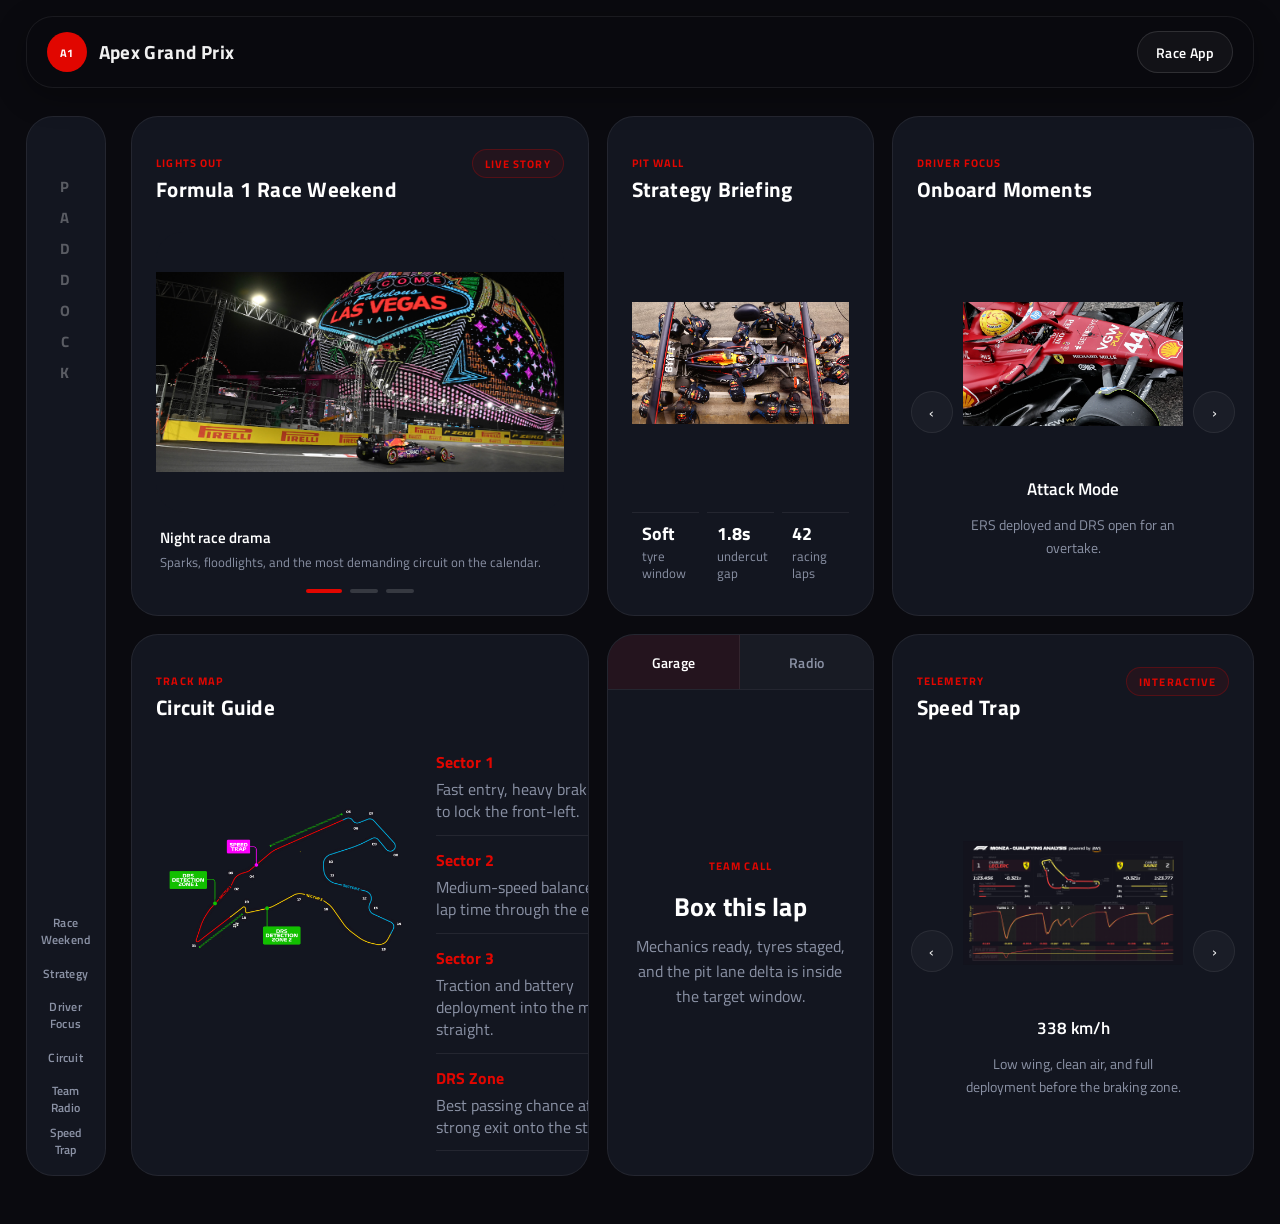
<file: index.html>
<!DOCTYPE html>
<html lang="en">
<head>
  <meta charset="UTF-8">
  <meta name="viewport" content="width=device-width, initial-scale=1.0">
  <title>Apex Grand Prix Hub</title>
  <meta name="description" content="Apex Grand Prix Hub - Formula 1 race weekends, pit strategy, driver focus, circuit guides, and telemetry data.">
  <link rel="preconnect" href="https://fonts.googleapis.com">
  <link rel="preconnect" href="https://fonts.gstatic.com" crossorigin>
  <link href="https://fonts.googleapis.com/css2?family=Titillium+Web:wght@400;600;700&display=swap" rel="stylesheet">
  <link rel="stylesheet" href="styles.css">
</head>
<body class="site-page">
  <header class="site-header">
    <button class="icon-button menu-button" type="button" aria-label="Toggle paddock menu" aria-expanded="false" aria-controls="siteSidebar" title="Menu" data-menu-toggle>
      <span></span>
      <span></span>
      <span></span>
    </button>

    <a class="brand" href="index.html" aria-label="Apex Grand Prix home">
      <span class="brand-mark" aria-hidden="true">A1</span>
      <span>Apex Grand Prix</span>
    </a>

    <nav class="header-actions" aria-label="Page links">
      <a href="mobile.html">Race App</a>
    </nav>
  </header>

  <div class="page-shell">
    <aside class="sidebar" id="siteSidebar" aria-label="Paddock navigation" data-sidebar>
      <button class="icon-button sidebar-close" type="button" aria-label="Close sidebar" title="Close" data-menu-close>&times;</button>

      <div class="sidebar-word" aria-hidden="true">
        <span>P</span>
        <span>A</span>
        <span>D</span>
        <span>D</span>
        <span>O</span>
        <span>C</span>
        <span>K</span>
      </div>

      <nav class="sidebar-menu" aria-label="Race sections">
        <a href="#race-weekend">Race Weekend</a>
        <a href="#strategy">Strategy</a>
        <a href="#driver-focus">Driver Focus</a>
        <a href="#circuit">Circuit</a>
        <a href="#team-radio">Team Radio</a>
        <a href="#speed-trap">Speed Trap</a>
      </nav>
    </aside>

    <button class="page-backdrop" type="button" aria-label="Dismiss sidebar" data-menu-backdrop></button>

    <main class="desktop-grid" aria-label="Formula 1 race dashboard">
      <section class="panel hero-panel" id="race-weekend" data-carousel>
        <div class="panel-heading">
          <div>
            <span class="eyebrow">Lights Out</span>
            <h1>Formula 1 Race Weekend</h1>
          </div>
          <span class="panel-tag">Live Story</span>
        </div>

        <div class="carousel-stage race-carousel">
          <article class="carousel-slide is-active">
            <img src="sciqus-images/nightrace.png" alt="Formula 1 night race under floodlights with sparks flying from cars">
            <div class="slide-caption">
              <strong>Night race drama</strong>
              <span>Sparks, floodlights, and the most demanding circuit on the calendar.</span>
            </div>
          </article>

          <article class="carousel-slide">
            <img src="sciqus-images/Activeaero.webp" alt="Formula 1 car with active aerodynamic elements deployed at high speed">
            <div class="slide-caption">
              <strong>Active aero</strong>
              <span>Adaptive wings shift in real time, balancing downforce and top-end speed.</span>
            </div>
          </article>

          <article class="carousel-slide">
            <img src="sciqus-images/pitstop.webp.avif" alt="Formula 1 pit stop crew changing tyres in under three seconds">
            <div class="slide-caption">
              <strong>Pit stop precision</strong>
              <span>Sub-three-second service by the pit crew.</span>
            </div>
          </article>
        </div>

        <div class="carousel-dots" aria-label="Race story slides">
          <button class="is-active" type="button" aria-label="Show night race slide" data-carousel-dot></button>
          <button type="button" aria-label="Show active aero slide" data-carousel-dot></button>
          <button type="button" aria-label="Show pit stop slide" data-carousel-dot></button>
        </div>
      </section>

      <section class="panel strategy-panel" id="strategy">
        <div class="panel-heading">
          <div>
            <span class="eyebrow">Pit Wall</span>
            <h2>Strategy Briefing</h2>
          </div>
        </div>

        <img class="panel-image" src="sciqus-images/pitstop.webp.avif" alt="Formula 1 pit stop with mechanics servicing the car">

        <div class="metric-row">
          <span><strong>Soft</strong> tyre window</span>
          <span><strong>1.8s</strong> undercut gap</span>
          <span><strong>42</strong> racing laps</span>
        </div>
      </section>

      <section class="panel driver-panel" id="driver-focus" data-slider>
        <div class="panel-heading">
          <div>
            <span class="eyebrow">Driver Focus</span>
            <h2>Onboard Moments</h2>
          </div>
        </div>

        <div class="slider-shell">
          <button class="icon-button slider-arrow" type="button" aria-label="Previous slide" title="Previous" data-slider-prev>&lsaquo;</button>
          <div class="slider-window">
            <article class="slider-slide is-active">
              <img src="sciqus-images/cockpit.webp" alt="Formula 1 driver seated in cockpit ready for race start">
              <h3>Attack Mode</h3>
              <p>ERS deployed and DRS open for an overtake.</p>
            </article>
            <article class="slider-slide">
              <img src="sciqus-images/HelmetDesign.jpg" alt="Formula 1 racing helmet with custom livery design">
              <h3>Helmet Design</h3>
              <p>Lightweight carbon fiber shell weighing just 1.25 kg.</p>
            </article>
            <article class="slider-slide">
              <img src="sciqus-images/steeringwheel.png.webp" alt="Formula 1 steering wheel with buttons, rotary dials and display">
              <h3>Steering Wheel</h3>
              <p>25+ buttons, rotary dials, and an LED display.</p>
            </article>
          </div>
          <button class="icon-button slider-arrow" type="button" aria-label="Next slide" title="Next" data-slider-next>&rsaquo;</button>
        </div>
      </section>

      <section class="panel circuit-panel" id="circuit">
        <div class="panel-heading">
          <div>
            <span class="eyebrow">Track Map</span>
            <h2>Circuit Guide</h2>
          </div>
        </div>

        <div class="circuit-layout">
          <img src="sciqus-images/Belgium_Circuit.webp.avif" alt="Spa-Francorchamps circuit aerial view showing the famous Eau Rouge corner">
          <div class="circuit-notes">
            <article>
              <strong>Sector 1</strong>
              <span>Fast entry, heavy braking, easy to lock the front-left.</span>
            </article>
            <article>
              <strong>Sector 2</strong>
              <span>Medium-speed balance decides lap time through the esses.</span>
            </article>
            <article>
              <strong>Sector 3</strong>
              <span>Traction and battery deployment into the main straight.</span>
            </article>
            <article>
              <strong>DRS Zone</strong>
              <span>Best passing chance after a strong exit onto the straight.</span>
            </article>
          </div>
        </div>
      </section>

      <section class="panel radio-panel" id="team-radio" data-tab-group>
        <div class="tabs" role="tablist" aria-label="Team radio tabs">
          <button class="tab is-active" type="button" role="tab" aria-selected="true" aria-controls="web-panel-a" id="web-tab-a" data-tab>Garage</button>
          <button class="tab" type="button" role="tab" aria-selected="false" aria-controls="web-panel-b" id="web-tab-b" data-tab>Radio</button>
        </div>

        <div class="tab-content">
          <article class="tab-panel is-active" id="web-panel-a" role="tabpanel" aria-labelledby="web-tab-a" data-tab-panel>
            <span class="eyebrow">Team Call</span>
            <h2>Box this lap</h2>
            <p>Mechanics ready, tyres staged, and the pit lane delta is inside the target window.</p>
          </article>
          <article class="tab-panel" id="web-panel-b" role="tabpanel" aria-labelledby="web-tab-b" data-tab-panel>
            <span class="eyebrow">Driver Radio</span>
            <h2>Push now</h2>
            <p>Battery available, traffic clear, and the rival ahead is losing rear grip.</p>
          </article>
        </div>
      </section>

      <section class="panel speed-panel" id="speed-trap" data-slider>
        <div class="panel-heading">
          <div>
            <span class="eyebrow">Telemetry</span>
            <h2>Speed Trap</h2>
          </div>
          <span class="panel-tag">Interactive</span>
        </div>

        <div class="wide-slider">
          <button class="icon-button slider-arrow" type="button" aria-label="Previous item" title="Previous" data-slider-prev>&lsaquo;</button>
          <div class="wide-slider-window">
            <article class="slider-slide is-active">
              <img src="sciqus-images/Telemetry.png" alt="Formula 1 telemetry data overlay showing speed, throttle and brake traces">
              <h3>338 km/h</h3>
              <p>Low wing, clean air, and full deployment before the braking zone.</p>
            </article>
            <article class="slider-slide">
              <img src="sciqus-images/Speedtrap.jpg.webp" alt="Formula 1 car passing through speed trap sensor at maximum velocity">
              <h3>2.4s stop</h3>
              <p>Sub-three-second service keeps the car ahead after the stop cycle.</p>
            </article>
            <article class="slider-slide">
              <img src="sciqus-images/0.21launch.jpg" alt="Formula 1 car launching off the grid with tyre smoke at race start">
              <h3>0.21s launch</h3>
              <p>Reaction time and wheelspin control decide the run to turn one.</p>
            </article>
          </div>
          <button class="icon-button slider-arrow" type="button" aria-label="Next item" title="Next" data-slider-next>&rsaquo;</button>
        </div>
      </section>
    </main>
  </div>

  <script src="script.js"></script>
</body>
</html>
</file>
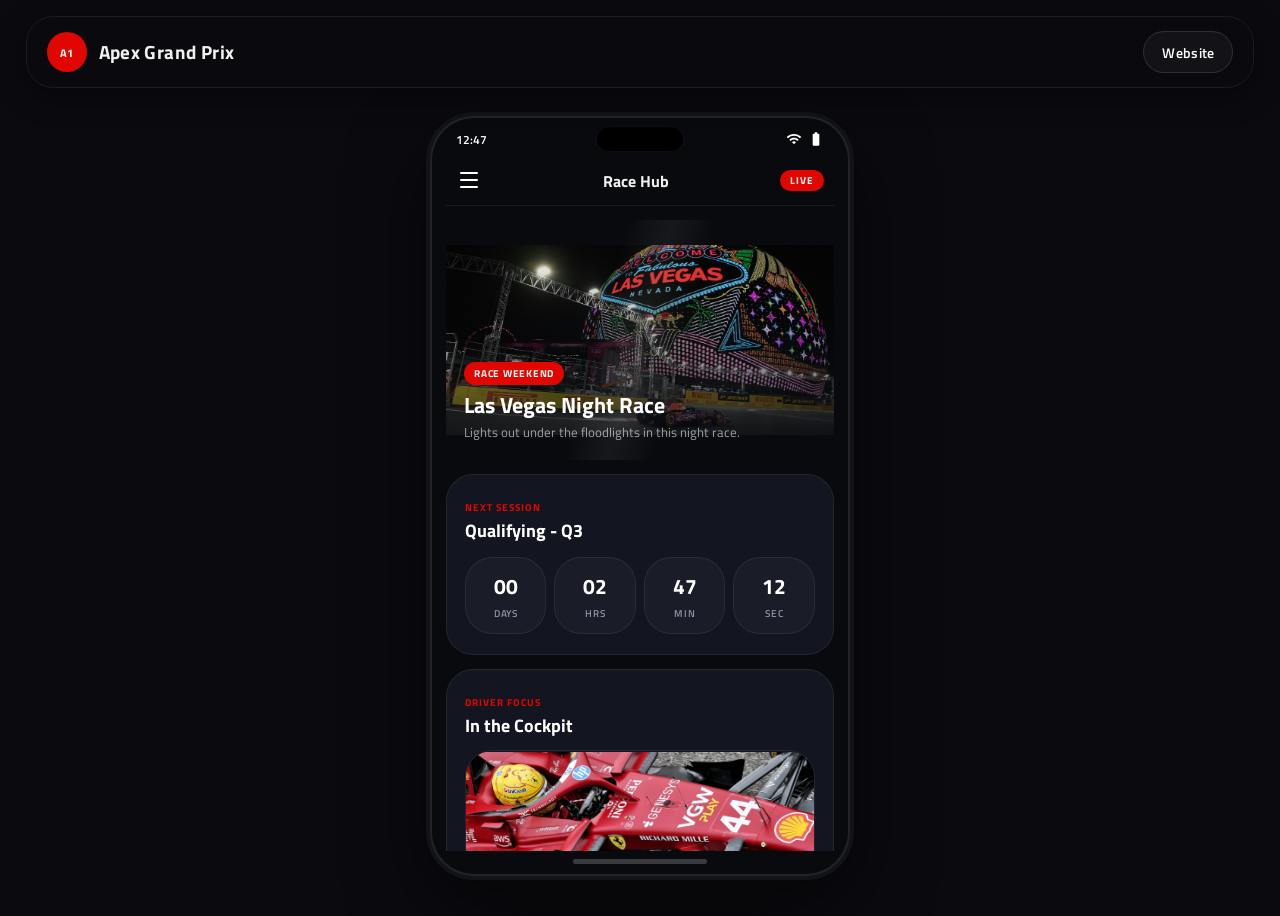
<file: mobile.html>
<!DOCTYPE html>
<html lang="en">
<head>
  <meta charset="UTF-8">
  <meta name="viewport" content="width=device-width, initial-scale=1.0">
  <title>Apex Grand Prix Race App</title>
  <meta name="description" content="Formula 1 mobile race app experience with live race data, driver profiles, pit strategy, and circuit telemetry.">
  <link rel="preconnect" href="https://fonts.googleapis.com">
  <link rel="preconnect" href="https://fonts.gstatic.com" crossorigin>
  <link href="https://fonts.googleapis.com/css2?family=Titillium+Web:wght@400;600;700&display=swap" rel="stylesheet">
  <link rel="stylesheet" href="styles.css">
</head>
<body class="mock-page">
  <header class="site-header">
    <a class="brand" href="index.html" aria-label="Apex Grand Prix home">
      <span class="brand-mark" aria-hidden="true">A1</span>
      <span>Apex Grand Prix</span>
    </a>

    <nav class="header-actions" aria-label="Page links">
      <a href="index.html">Website</a>
    </nav>
  </header>

  <main class="mock-board" aria-label="Formula 1 mobile app mockup">
    <!-- Single scrollable phone -->
    <div class="phone-device" id="phone-device">
      <!-- Phone notch -->
      <div class="phone-notch" aria-hidden="true">
        <span class="notch-time">12:47</span>
        <span class="notch-island"></span>
        <span class="notch-icons">
          <svg width="16" height="16" viewBox="0 0 24 24" fill="currentColor"><path d="M1 9l2 2c4.97-4.97 13.03-4.97 18 0l2-2C16.93 2.93 7.08 2.93 1 9zm8 8l3 3 3-3a4.237 4.237 0 00-6 0zm-4-4l2 2a7.074 7.074 0 0110 0l2-2C15.14 9.14 8.87 9.14 5 13z"/></svg>
          <svg width="16" height="16" viewBox="0 0 24 24" fill="currentColor"><path d="M15.67 4H14V2h-4v2H8.33C7.6 4 7 4.6 7 5.33v15.33C7 21.4 7.6 22 8.33 22h7.33c.74 0 1.34-.6 1.34-1.33V5.33C17 4.6 16.4 4 15.67 4z"/></svg>
        </span>
      </div>

      <!-- App top bar -->
      <div class="app-topbar">
        <button class="mini-menu" type="button" aria-label="Menu" title="Menu">
          <span></span>
          <span></span>
          <span></span>
        </button>
        <strong>Race Hub</strong>
        <span class="app-live-badge">LIVE</span>
      </div>

      <!-- Scrollable app content -->
      <div class="app-scroll" id="appScroll">

        <!-- Hero: Night Race -->
        <section class="app-section app-hero" id="app-hero">
          <div class="app-hero-image">
            <img src="sciqus-images/nightrace.png" alt="Formula 1 night race under floodlights with sparks">
            <div class="app-hero-overlay">
              <span class="app-badge">Race Weekend</span>
              <h1>Las Vegas Night Race</h1>
              <p>Lights out under the floodlights in this night race.</p>
            </div>
          </div>
        </section>

        <!-- Race Countdown -->
        <section class="app-section app-countdown" id="app-countdown">
          <div class="app-section-header">
            <span class="app-eyebrow">Next Session</span>
            <h2>Qualifying - Q3</h2>
          </div>
          <div class="app-countdown-grid">
            <div class="countdown-cell">
              <strong>00</strong>
              <span>Days</span>
            </div>
            <div class="countdown-cell">
              <strong>02</strong>
              <span>Hrs</span>
            </div>
            <div class="countdown-cell">
              <strong>47</strong>
              <span>Min</span>
            </div>
            <div class="countdown-cell">
              <strong>13</strong>
              <span>Sec</span>
            </div>
          </div>
        </section>

        <!-- Driver Profile Card -->
        <section class="app-section app-driver-card" id="app-driver">
          <div class="app-section-header">
            <span class="app-eyebrow">Driver Focus</span>
            <h2>In the Cockpit</h2>
          </div>
          <div class="app-driver-hero">
            <img src="sciqus-images/cockpit.webp" alt="Formula 1 driver in the cockpit ready for the race">
          </div>
          <div class="app-driver-stats">
            <div class="stat-item">
              <strong>P1</strong>
              <span>Grid</span>
            </div>
            <div class="stat-item">
              <strong>1:29.7</strong>
              <span>Best Lap</span>
            </div>
            <div class="stat-item">
              <strong>4</strong>
              <span>Wins</span>
            </div>
            <div class="stat-item">
              <strong>281</strong>
              <span>Points</span>
            </div>
          </div>
          <p class="app-driver-bio">
            Focusing behind the visor. Steering and throttle inputs matter here.
          </p>
        </section>

        <!-- Pit Strategy -->
        <section class="app-section app-strategy" id="app-strategy">
          <div class="app-section-header">
            <span class="app-eyebrow">Pit Wall</span>
            <h2>Race Strategy</h2>
          </div>
          <div class="app-strategy-image">
            <img src="sciqus-images/pitstop.webp.avif" alt="Formula 1 pit stop crew servicing a car">
          </div>
          <div class="app-strategy-metrics">
            <div class="strategy-metric">
              <div class="metric-icon tyre-soft"></div>
              <div>
                <strong>Soft → Medium</strong>
                <span>Lap 18 pit window</span>
              </div>
            </div>
            <div class="strategy-metric">
              <div class="metric-icon tyre-medium"></div>
              <div>
                <strong>Medium → Hard</strong>
                <span>Lap 38 pit window</span>
              </div>
            </div>
          </div>
          <div class="app-strategy-data">
            <div class="data-row">
              <span>Pit Stop Time</span>
              <strong>2.4s</strong>
            </div>
            <div class="data-row">
              <span>Undercut Gap</span>
              <strong>1.8s</strong>
            </div>
            <div class="data-row">
              <span>Tyre Degradation</span>
              <strong>0.08s/lap</strong>
            </div>
            <div class="data-row">
              <span>Fuel Load</span>
              <strong>105 kg</strong>
            </div>
          </div>
        </section>

        <!-- Helmet & Equipment -->
        <section class="app-section app-gear" id="app-gear">
          <div class="app-section-header">
            <span class="app-eyebrow">Equipment</span>
            <h2>Race Helmet</h2>
          </div>
          <div class="app-gear-showcase">
            <img src="sciqus-images/HelmetDesign.jpg" alt="Formula 1 racing helmet with custom livery design and carbon fiber detail">
          </div>
          <p class="app-gear-desc">
            Carbon fiber construction weighing just 1.25 kg.
          </p>
        </section>

        <!-- Telemetry -->
        <section class="app-section app-telemetry" id="app-telemetry">
          <div class="app-section-header">
            <span class="app-eyebrow">Telemetry</span>
            <h2>Steering Wheel</h2>
          </div>
          <div class="app-telemetry-image">
            <img src="sciqus-images/steeringwheel.png.webp" alt="Formula 1 steering wheel with complex buttons and digital display">
          </div>
          <div class="app-telemetry-stats">
            <div class="telemetry-stat">
              <span class="telemetry-value">338</span>
              <span class="telemetry-unit">km/h</span>
              <span class="telemetry-label">Top Speed</span>
            </div>
            <div class="telemetry-stat">
              <span class="telemetry-value">5.2</span>
              <span class="telemetry-unit">G</span>
              <span class="telemetry-label">Max Lateral</span>
            </div>
            <div class="telemetry-stat">
              <span class="telemetry-value">850</span>
              <span class="telemetry-unit">HP</span>
              <span class="telemetry-label">Power Unit</span>
            </div>
          </div>
          <div class="app-telemetry-bars">
            <div class="bar-item">
              <span class="bar-label">Throttle</span>
              <div class="bar-track">
                <div class="bar-fill bar-throttle" style="width: 92%"></div>
              </div>
              <span class="bar-value">92%</span>
            </div>
            <div class="bar-item">
              <span class="bar-label">Brake</span>
              <div class="bar-track">
                <div class="bar-fill bar-brake" style="width: 0%"></div>
              </div>
              <span class="bar-value">0%</span>
            </div>
            <div class="bar-item">
              <span class="bar-label">ERS Deploy</span>
              <div class="bar-track">
                <div class="bar-fill bar-ers" style="width: 67%"></div>
              </div>
              <span class="bar-value">67%</span>
            </div>
            <div class="bar-item">
              <span class="bar-label">DRS</span>
              <div class="bar-track">
                <div class="bar-fill bar-drs" style="width: 100%"></div>
              </div>
              <span class="bar-value">Open</span>
            </div>
          </div>
        </section>

        <!-- Standings -->
        <section class="app-section app-standings" id="app-standings">
          <div class="app-section-header">
            <span class="app-eyebrow">Championship</span>
            <h2>Driver Standings</h2>
          </div>
          <div class="standings-table">
            <div class="standing-row standing-header">
              <span>Pos</span>
              <span>Driver</span>
              <span>Team</span>
              <span>Pts</span>
            </div>
            <div class="standing-row highlight">
              <span class="pos-badge">1</span>
              <span>L. Hamilton</span>
              <span class="team-tag team-fer">FER</span>
              <span>281</span>
            </div>
            <div class="standing-row">
              <span class="pos-badge">2</span>
              <span>M. Verstappen</span>
              <span class="team-tag team-rbr">RBR</span>
              <span>275</span>
            </div>
            <div class="standing-row">
              <span class="pos-badge">3</span>
              <span>L. Norris</span>
              <span class="team-tag team-mcl">MCL</span>
              <span>253</span>
            </div>
            <div class="standing-row">
              <span class="pos-badge">4</span>
              <span>C. Leclerc</span>
              <span class="team-tag team-fer">FER</span>
              <span>228</span>
            </div>
            <div class="standing-row">
              <span class="pos-badge">5</span>
              <span>O. Piastri</span>
              <span class="team-tag team-mcl">MCL</span>
              <span>194</span>
            </div>
          </div>
        </section>

        <!-- Team Radio -->
        <section class="app-section app-radio" id="app-radio" data-tab-group>
          <div class="tabs" role="tablist" aria-label="Mobile team radio tabs">
            <button class="tab is-active" type="button" role="tab" aria-selected="true" aria-controls="app-panel-a" id="app-tab-a" data-tab>Garage</button>
            <button class="tab" type="button" role="tab" aria-selected="false" aria-controls="app-panel-b" id="app-tab-b" data-tab>Radio</button>
          </div>

          <div class="tab-content app-tab-content">
            <div class="tab-panel is-active" id="app-panel-a" role="tabpanel" aria-labelledby="app-tab-a" data-tab-panel>
              <span class="app-eyebrow">Team Call</span>
              <h2>Box this lap</h2>
              <p>Mechanics ready. Tyres staged on the warming blankets. We have the gap.</p>
            </div>
            <div class="tab-panel" id="app-panel-b" role="tabpanel" aria-labelledby="app-tab-b" data-tab-panel>
              <span class="app-eyebrow">Driver Radio</span>
              <h2>Push now, push!</h2>
              <p>Battery available. Traffic clear for two laps. This is our window to attack.</p>
            </div>
          </div>
        </section>

      </div>

      <!-- Bottom home indicator -->
      <div class="phone-home-bar" aria-hidden="true"></div>
    </div>
  </main>

  <script src="script.js"></script>
</body>
</html>
</file>
<file: styles.css>
/* ═══════════════════════════════════════════
   Apex Grand Prix Theme
   ═══════════════════════════════════════════ */

:root {
  --page: #0a0a0f;
  --surface: #131620;
  --surface-2: #1a1d2a;
  --surface-3: #f7f7f2;
  --ink: #f0f0f0;
  --ink-dark: #171717;
  --muted: #8b92a5;
  --line: rgba(255, 255, 255, 0.07);
  --red: #e10600;
  --red-glow: rgba(225, 6, 0, 0.15);
  --red-subtle: rgba(225, 6, 0, 0.08);
  --shadow: 0 16px 48px rgba(0, 0, 0, 0.4);
  --radius: 27px;
  --radius-lg: 27px;
  --shell-width: min(calc(100% - clamp(24px, 4vw, 80px)), 1900px);
  --transition: 260ms cubic-bezier(0.22, 1, 0.36, 1);
}

* {
  box-sizing: border-box;
}

html {
  scroll-behavior: smooth;
}

body {
  min-height: 100vh;
  margin: 0;
  color: var(--ink);
  background: var(--page);
  font-family: 'Titillium Web', 'Inter', ui-sans-serif, system-ui, -apple-system, BlinkMacSystemFont, "Segoe UI", sans-serif;
}

body.is-menu-open {
  overflow: hidden;
}

button,
a {
  -webkit-tap-highlight-color: transparent;
}

button {
  font: inherit;
}

a {
  color: inherit;
  text-decoration: none;
}

img {
  display: block;
  max-width: 100%;
}

:focus-visible {
  outline: 2px solid rgba(225, 6, 0, 0.6);
  outline-offset: 2px;
}

/* Header */
.site-header {
  position: sticky;
  top: 16px;
  z-index: 20;
  display: grid;
  grid-template-columns: minmax(0, 1fr) auto;
  align-items: center;
  gap: 16px;
  width: var(--shell-width);
  min-height: 72px;
  margin: 16px auto 28px;
  padding: 12px 20px;
  border: 1px solid var(--line);
  border-radius: var(--radius-lg);
  background: rgba(10, 10, 15, 0.88);
  box-shadow: 0 8px 32px rgba(0, 0, 0, 0.3);
  backdrop-filter: blur(20px);
  -webkit-backdrop-filter: blur(20px);
}

.brand {
  justify-self: start;
  display: inline-flex;
  align-items: center;
  gap: 12px;
  min-width: 0;
  font-size: 1.18rem;
  font-weight: 700;
  letter-spacing: 0.02em;
}

.brand-mark {
  display: inline-grid;
  place-items: center;
  flex: 0 0 auto;
  width: 40px;
  height: 40px;
  border-radius: var(--radius);
  background: var(--red);
  color: #ffffff;
  font-size: 0.7rem;
  font-weight: 700;
  letter-spacing: 0.04em;
}

.header-actions {
  display: flex;
  justify-content: flex-end;
}

.header-actions a {
  display: inline-flex;
  align-items: center;
  justify-content: center;
  min-height: 42px;
  padding: 0 18px;
  border: 1px solid rgba(255, 255, 255, 0.12);
  border-radius: var(--radius);
  background: rgba(255, 255, 255, 0.04);
  color: #ffffff;
  font-weight: 600;
  font-size: 0.88rem;
  letter-spacing: 0.02em;
  transition: all var(--transition);
}

.header-actions a:hover {
  border-color: var(--red);
  background: var(--red-subtle);
  color: #ffffff;
}

.icon-button {
  display: inline-grid;
  place-items: center;
  width: 42px;
  height: 42px;
  border: 1px solid var(--line);
  border-radius: var(--radius);
  background: rgba(255, 255, 255, 0.03);
  color: var(--ink);
  cursor: pointer;
  transition: all var(--transition);
}

.icon-button:hover {
  transform: translateY(-1px);
  border-color: rgba(225, 6, 0, 0.4);
  background: var(--red-subtle);
}

.menu-button {
  display: none;
  gap: 4px;
  padding: 10px;
}

.menu-button span,
.mini-menu span {
  display: block;
  width: 18px;
  height: 2px;
  border-radius: 999px;
  background: currentColor;
}

/* Page Shell */
.page-shell {
  display: grid;
  grid-template-columns: clamp(80px, 6vw, 120px) minmax(0, 1fr);
  gap: clamp(16px, 2vw, 28px);
  width: var(--shell-width);
  margin: 0 auto 48px;
}

/* Sidebar */
.sidebar {
  position: sticky;
  top: 116px;
  display: grid;
  align-content: space-between;
  min-height: calc(100vh - 148px);
  padding: 16px 12px;
  overflow: hidden;
  border: 1px solid var(--line);
  border-radius: var(--radius-lg);
  background: var(--surface);
}

.sidebar-close {
  display: none;
}

.sidebar-word {
  position: relative;
  display: grid;
  justify-items: center;
  gap: 8px;
  margin-top: 42px;
  color: rgba(255, 255, 255, 0.3);
  font-size: 0.95rem;
  font-weight: 700;
  letter-spacing: 0.1em;
}

.sidebar-menu {
  position: relative;
  display: grid;
  gap: 6px;
}

.sidebar-menu a {
  display: grid;
  place-items: center;
  min-height: 36px;
  border-radius: var(--radius);
  color: var(--muted);
  font-size: 0.72rem;
  font-weight: 600;
  text-align: center;
  letter-spacing: 0.02em;
  transition: all var(--transition);
}

.sidebar-menu a:hover {
  background: var(--red-subtle);
  color: #ffffff;
}

.page-backdrop {
  display: none;
}

/* Desktop Grid */
.desktop-grid {
  display: grid;
  grid-template-columns: repeat(12, minmax(0, 1fr));
  grid-auto-flow: row dense;
  gap: clamp(14px, 1.4vw, 24px);
  align-items: stretch;
}

/* Panel Base */
.panel {
  position: relative;
  display: flex;
  flex-direction: column;
  justify-content: space-between;
  min-width: 0;
  min-height: clamp(300px, 28vh, 430px);
  overflow: hidden;
  border: 1px solid var(--line);
  border-radius: var(--radius-lg);
  background: var(--surface);
  transition: transform var(--transition), box-shadow var(--transition);
}

.panel:hover {
  transform: translateY(-3px);
  box-shadow: 0 20px 60px rgba(0, 0, 0, 0.35), 0 0 40px var(--red-glow);
}

.panel h1,
.panel h2,
.panel h3,
.panel p {
  margin: 0;
}

.panel h1,
.panel h2 {
  color: #ffffff;
  font-size: 1.3rem;
  font-weight: 700;
  line-height: 1.2;
  letter-spacing: 0.01em;
}

.panel h3 {
  color: #ffffff;
  font-size: 1.05rem;
  font-weight: 600;
}

.panel p {
  color: var(--muted);
  line-height: 1.55;
}

.panel-heading {
  position: relative;
  z-index: 2;
  display: flex;
  align-items: flex-start;
  justify-content: space-between;
  gap: 14px;
  padding: 32px 24px 12px;
}

.eyebrow,
.panel-tag {
  color: var(--red);
  font-size: 0.7rem;
  font-weight: 700;
  text-transform: uppercase;
  letter-spacing: 0.1em;
}

.eyebrow {
  display: inline-block;
  margin-bottom: 6px;
}

.panel-tag {
  flex: 0 0 auto;
  padding: 5px 12px;
  border: 1px solid rgba(225, 6, 0, 0.25);
  border-radius: 999px;
  background: var(--red-subtle);
}

/* Grid Spans */
.hero-panel,
.circuit-panel {
  grid-column: span 5;
}

.strategy-panel,
.radio-panel {
  grid-column: span 3;
}

.driver-panel,
.speed-panel {
  grid-column: span 4;
}

/* Carousel */
.race-carousel {
  flex: 1;
  min-height: 0;
}

.carousel-stage {
  position: relative;
  flex: 1;
  min-height: 240px;
  margin: 18px 24px 0;
  border-radius: var(--radius);
}

.carousel-stage.compact {
  min-height: 168px;
  margin: 14px 18px 0;
}

.carousel-slide {
  position: absolute;
  inset: 0;
  display: grid;
  align-content: start;
  opacity: 0;
  transform: translateX(14px);
  pointer-events: none;
  transition: opacity 320ms ease, transform 320ms ease;
}

.carousel-slide.is-active {
  opacity: 1;
  transform: translateX(0);
  pointer-events: auto;
  position: relative;
}

.carousel-slide img {
  width: 100%;
  height: 280px;
  object-fit: contain;
  border-radius: var(--radius);
  background: var(--surface);
}

.slide-caption {
  position: relative;
  margin-top: 14px;
  display: grid;
  gap: 4px;
  padding: 0 4px;
  color: #ffffff;
}

.slide-caption strong {
  font-size: 0.95rem;
  font-weight: 600;
}

.slide-caption span {
  color: var(--muted);
  font-size: 0.84rem;
  line-height: 1.35;
}

.carousel-dots {
  display: flex;
  justify-content: center;
  gap: 8px;
  padding: 18px 24px 22px;
}

.carousel-dots button {
  width: 28px;
  height: 4px;
  padding: 0;
  border: 0;
  border-radius: 999px;
  background: rgba(255, 255, 255, 0.15);
  cursor: pointer;
  transition: all var(--transition);
}

.carousel-dots button.is-active {
  width: 36px;
  background: var(--red);
}

/* Panel Image */
.panel-image {
  width: calc(100% - 48px);
  height: 200px;
  margin: 18px 24px 0;
  object-fit: contain;
  border-radius: var(--radius);
}

.metric-row {
  display: grid;
  grid-template-columns: repeat(3, minmax(0, 1fr));
  gap: 8px;
  padding: 18px 24px 24px;
}

.metric-row span {
  display: grid;
  gap: 3px;
  min-width: 0;
  padding: 10px;
  border-top: 1px solid var(--line);
  color: var(--muted);
  font-size: 0.82rem;
  line-height: 1.25;
}

.metric-row strong {
  color: #ffffff;
  font-size: 1.1rem;
}

/* Slider */
.slider-shell,
.wide-slider {
  display: grid;
  grid-template-columns: 42px minmax(0, 1fr) 42px;
  align-items: center;
  gap: 10px;
  flex: 1;
  padding: 18px 18px 24px;
}

.slider-window,
.wide-slider-window {
  position: relative;
  min-height: 260px;
  overflow: hidden;
}

.slider-slide {
  position: absolute;
  inset: 0;
  display: grid;
  align-content: center;
  justify-items: center;
  gap: 12px;
  opacity: 0;
  transform: scale(0.97);
  pointer-events: none;
  text-align: center;
  transition: opacity 280ms ease, transform 280ms ease;
}

.slider-slide.is-active {
  opacity: 1;
  transform: scale(1);
  pointer-events: auto;
  position: relative;
}

.slider-slide img {
  width: min(100%, 360px);
  height: 200px;
  object-fit: contain;
  border-radius: var(--radius);
}

.slider-slide p {
  max-width: 320px;
  font-size: 0.9rem;
}

/* Circuit */
.circuit-layout {
  display: grid;
  grid-template-columns: minmax(260px, 1.1fr) minmax(220px, 0.9fr);
  gap: 20px;
  align-items: stretch;
  flex: 1;
  padding: 18px 24px 24px;
}

.circuit-layout img {
  width: 100%;
  height: 260px;
  object-fit: contain;
  border-radius: var(--radius);
}

.circuit-notes {
  display: grid;
  align-content: stretch;
  gap: 12px;
}

.circuit-notes article {
  display: grid;
  gap: 4px;
  padding: 0 0 12px;
  border-bottom: 1px solid var(--line);
}

.circuit-notes strong {
  color: var(--red);
  font-weight: 700;
}

.circuit-notes span {
  color: var(--muted);
  line-height: 1.4;
}

/* Tabs */
.tabs {
  display: grid;
  grid-template-columns: repeat(2, minmax(0, 1fr));
  border-bottom: 1px solid var(--line);
}

.tab {
  min-height: 54px;
  border: 0;
  border-right: 1px solid var(--line);
  background: rgba(255, 255, 255, 0.02);
  color: var(--muted);
  font-weight: 600;
  font-size: 0.88rem;
  letter-spacing: 0.02em;
  cursor: pointer;
  transition: all var(--transition);
}

.tab:last-child {
  border-right: 0;
}

.tab.is-active {
  background: var(--red-subtle);
  color: #ffffff;
}

.tab:hover:not(.is-active) {
  background: rgba(255, 255, 255, 0.04);
}

.tab-content {
  position: relative;
  flex: 1;
  min-height: 280px;
  display: flex;
  flex-direction: column;
}

.tab-panel {
  position: absolute;
  inset: 0;
  display: grid;
  align-content: center;
  justify-items: center;
  gap: 12px;
  padding: 32px 24px;
  opacity: 0;
  transform: translateY(8px);
  pointer-events: none;
  text-align: center;
  transition: opacity 280ms ease, transform 280ms ease;
}

.tab-panel.is-active {
  opacity: 1;
  transform: translateY(0);
  pointer-events: auto;
  position: relative;
  flex: 1;
}

.tab-panel h2 {
  font-size: 1.6rem;
}

.tab-panel p {
  max-width: 280px;
}

/* ═══════════════════════════════════════════
   Mock / Mobile Page
   ═══════════════════════════════════════════ */

.mock-page .site-header {
  grid-template-columns: minmax(0, 1fr) auto;
}

.mock-board {
  display: flex;
  justify-content: center;
  width: var(--shell-width);
  margin: 0 auto 48px;
}

/* Phone Device Frame */
.phone-device {
  position: relative;
  display: flex;
  flex-direction: column;
  width: min(420px, 100%);
  height: min(860px, calc(100vh - 140px));
  border: 2px solid rgba(255, 255, 255, 0.1);
  border-radius: 44px;
  background: #080a0e;
  box-shadow:
    0 0 0 4px #111318,
    0 30px 80px rgba(0, 0, 0, 0.5);
  overflow: hidden;
}

/* Phone Notch */
.phone-notch {
  display: grid;
  grid-template-columns: 1fr auto 1fr;
  align-items: center;
  padding: 8px 24px 4px;
  font-size: 0.72rem;
  font-weight: 600;
  color: #ffffff;
}

.notch-time {
  justify-self: start;
}

.notch-island {
  width: 88px;
  height: 26px;
  border-radius: 999px;
  background: #000;
  border: 1px solid rgba(255, 255, 255, 0.06);
}

.notch-icons {
  justify-self: end;
  display: flex;
  align-items: center;
  gap: 6px;
  color: #ffffff;
}

/* App Top Bar */
.app-topbar {
  display: grid;
  grid-template-columns: 42px 1fr auto;
  align-items: center;
  min-height: 50px;
  margin: 0 14px 0;
  padding: 0 4px;
  border-bottom: 1px solid var(--line);
  text-align: center;
  font-weight: 600;
}

.app-live-badge {
  padding: 3px 10px;
  margin-right: 6px;
  border-radius: 999px;
  background: var(--red);
  color: #ffffff;
  font-size: 0.6rem;
  font-weight: 700;
  letter-spacing: 0.1em;
  animation: livePulse 2.5s ease-in-out infinite;
}

@keyframes livePulse {
  0%, 100% { opacity: 1; }
  50% { opacity: 0.4; }
}

.mini-menu {
  display: grid;
  gap: 4px;
  width: 38px;
  height: 38px;
  padding: 10px;
  border: 0;
  background: transparent;
  color: #ffffff;
  cursor: pointer;
}

/* Scrollable App Container */
.app-scroll {
  flex: 1;
  overflow-y: auto;
  overflow-x: hidden;
  padding: 14px;
  scroll-behavior: smooth;
  -webkit-overflow-scrolling: touch;
}

.app-scroll::-webkit-scrollbar {
  width: 2px;
}

.app-scroll::-webkit-scrollbar-track {
  background: transparent;
}

.app-scroll::-webkit-scrollbar-thumb {
  background: rgba(225, 6, 0, 0.3);
  border-radius: 999px;
}

/* Shared App Section */
.app-section {
  margin-bottom: 14px;
  border: 1px solid var(--line);
  border-radius: var(--radius);
  background: var(--surface);
  overflow: hidden;
  transition: transform var(--transition);
}

.app-section:last-child {
  margin-bottom: 8px;
}

.app-section-header {
  padding: 18px 18px 0;
}

.app-eyebrow {
  display: inline-block;
  margin-bottom: 5px;
  color: var(--red);
  font-size: 0.65rem;
  font-weight: 700;
  text-transform: uppercase;
  letter-spacing: 0.1em;
}

.app-section-header h2 {
  margin: 0;
  color: #ffffff;
  font-size: 1.1rem;
  font-weight: 700;
  line-height: 1.2;
}

/* Hero Section */
.app-hero {
  border: none;
  background: none;
  border-radius: var(--radius);
  overflow: hidden;
}

.app-hero-image {
  position: relative;
  border-radius: var(--radius);
  overflow: hidden;
}

.app-hero-image img {
  width: 100%;
  height: 240px;
  object-fit: contain;
  display: block;
  transition: transform 6s ease;
}

.app-hero-image:hover img {
  transform: scale(1.04);
}

.app-hero-overlay {
  position: absolute;
  inset: 0;
  display: flex;
  flex-direction: column;
  justify-content: flex-end;
  padding: 18px;
  background:
    linear-gradient(to top, rgba(8, 10, 14, 0.95) 0%, rgba(8, 10, 14, 0.3) 50%, transparent 100%);
}

.app-badge {
  display: inline-block;
  width: fit-content;
  padding: 4px 10px;
  margin-bottom: 8px;
  border-radius: 999px;
  background: var(--red);
  color: #ffffff;
  font-size: 0.6rem;
  font-weight: 700;
  text-transform: uppercase;
  letter-spacing: 0.08em;
}

.app-hero-overlay h1 {
  margin: 0 0 6px;
  color: #ffffff;
  font-size: 1.35rem;
  font-weight: 700;
  line-height: 1.15;
}

.app-hero-overlay p {
  margin: 0;
  color: rgba(255, 255, 255, 0.6);
  font-size: 0.8rem;
  line-height: 1.4;
}

/* Countdown */
.app-countdown-grid {
  display: grid;
  grid-template-columns: repeat(4, 1fr);
  gap: 8px;
  padding: 16px 18px 20px;
}

.countdown-cell {
  display: flex;
  flex-direction: column;
  align-items: center;
  gap: 4px;
  padding: 12px 0;
  border-radius: var(--radius);
  background: rgba(255, 255, 255, 0.03);
  border: 1px solid var(--line);
}

.countdown-cell strong {
  color: #ffffff;
  font-size: 1.3rem;
  font-weight: 700;
  font-variant-numeric: tabular-nums;
}

.countdown-cell span {
  color: var(--muted);
  font-size: 0.62rem;
  font-weight: 600;
  text-transform: uppercase;
  letter-spacing: 0.06em;
}

/* Driver Card */
.app-driver-hero {
  padding: 14px 18px 0;
}

.app-driver-hero img {
  width: 100%;
  height: 200px;
  object-fit: contain;
  border-radius: var(--radius);
  border: 1px solid var(--line);
}

.app-driver-stats {
  display: grid;
  grid-template-columns: repeat(4, 1fr);
  gap: 6px;
  padding: 14px 18px 0;
}

.stat-item {
  display: flex;
  flex-direction: column;
  align-items: center;
  gap: 2px;
  padding: 10px 4px;
  border-radius: 8px;
  background: rgba(255, 255, 255, 0.03);
  border: 1px solid var(--line);
  transition: background var(--transition);
}

.stat-item:hover {
  background: var(--red-subtle);
}

.stat-item strong {
  color: #ffffff;
  font-size: 1rem;
  font-weight: 700;
}

.stat-item span {
  color: var(--muted);
  font-size: 0.6rem;
  font-weight: 600;
  text-transform: uppercase;
  letter-spacing: 0.04em;
}

.app-driver-bio {
  margin: 0;
  padding: 14px 18px 18px;
  color: var(--muted);
  font-size: 0.8rem;
  line-height: 1.55;
}

/* Strategy Section */
.app-strategy-image {
  padding: 14px 18px 0;
}

.app-strategy-image img {
  width: 100%;
  height: 180px;
  object-fit: contain;
  border-radius: var(--radius);
  border: 1px solid var(--line);
}

.app-strategy-metrics {
  display: grid;
  gap: 8px;
  padding: 14px 18px 0;
}

.strategy-metric {
  display: grid;
  grid-template-columns: 28px 1fr;
  gap: 12px;
  align-items: center;
  padding: 10px 12px;
  border-radius: 8px;
  background: rgba(255, 255, 255, 0.03);
  border: 1px solid var(--line);
  transition: background var(--transition);
}

.strategy-metric:hover {
  background: rgba(255, 255, 255, 0.06);
}

.metric-icon {
  width: 24px;
  height: 24px;
  border-radius: 50%;
}

.tyre-soft {
  background: var(--red);
}

.tyre-medium {
  background: #c8a832;
}

.strategy-metric strong {
  display: block;
  color: #ffffff;
  font-size: 0.82rem;
  font-weight: 600;
}

.strategy-metric span {
  color: var(--muted);
  font-size: 0.7rem;
}

.app-strategy-data {
  padding: 14px 18px 18px;
}

.data-row {
  display: flex;
  justify-content: space-between;
  align-items: center;
  padding: 10px 0;
  border-bottom: 1px solid var(--line);
}

.data-row:last-child {
  border-bottom: none;
}

.data-row span {
  color: var(--muted);
  font-size: 0.78rem;
}

.data-row strong {
  color: #ffffff;
  font-size: 0.85rem;
  font-weight: 700;
  font-variant-numeric: tabular-nums;
}

/* Gear Showcase */
.app-gear-showcase {
  padding: 14px 18px 0;
}

.app-gear-showcase img {
  width: 100%;
  height: 220px;
  object-fit: contain;
  border-radius: var(--radius);
  border: 1px solid var(--line);
}

.app-gear-desc {
  margin: 0;
  padding: 14px 18px 18px;
  color: var(--muted);
  font-size: 0.8rem;
  line-height: 1.55;
}

/* Telemetry */
.app-telemetry-image {
  padding: 14px 18px 0;
}

.app-telemetry-image img {
  width: 100%;
  height: 200px;
  object-fit: contain;
  border-radius: var(--radius);
  border: 1px solid var(--line);
}

.app-telemetry-stats {
  display: grid;
  grid-template-columns: repeat(3, 1fr);
  gap: 6px;
  padding: 14px 18px 0;
}

.telemetry-stat {
  display: flex;
  flex-direction: column;
  align-items: center;
  gap: 1px;
  padding: 12px 4px;
  border-radius: var(--radius);
  background: rgba(255, 255, 255, 0.03);
  border: 1px solid var(--line);
  transition: background var(--transition);
}

.telemetry-stat:hover {
  background: var(--red-subtle);
}

.telemetry-value {
  color: #ffffff;
  font-size: 1.25rem;
  font-weight: 700;
  font-variant-numeric: tabular-nums;
}

.telemetry-unit {
  color: var(--red);
  font-size: 0.62rem;
  font-weight: 700;
  text-transform: uppercase;
  letter-spacing: 0.06em;
}

.telemetry-label {
  color: var(--muted);
  font-size: 0.58rem;
  font-weight: 600;
  text-transform: uppercase;
  margin-top: 2px;
  letter-spacing: 0.04em;
}

.app-telemetry-bars {
  padding: 14px 18px 18px;
}

.bar-item {
  display: grid;
  grid-template-columns: 72px 1fr 40px;
  align-items: center;
  gap: 10px;
  padding: 6px 0;
}

.bar-label {
  color: var(--muted);
  font-size: 0.7rem;
  font-weight: 600;
}

.bar-track {
  height: 5px;
  border-radius: 999px;
  background: rgba(255, 255, 255, 0.06);
  overflow: hidden;
}

.bar-fill {
  height: 100%;
  border-radius: 999px;
  transition: width 800ms cubic-bezier(0.22, 1, 0.36, 1);
}

.bar-throttle {
  background: #22c55e;
}

.bar-brake {
  background: var(--red);
}

.bar-ers {
  background: #3b82f6;
}

.bar-drs {
  background: #eab308;
}

.bar-value {
  color: #ffffff;
  font-size: 0.68rem;
  font-weight: 700;
  text-align: right;
  font-variant-numeric: tabular-nums;
}

/* Standings */
.standings-table {
  padding: 14px 18px 18px;
}

.standing-row {
  display: grid;
  grid-template-columns: 30px 1fr 40px 36px;
  align-items: center;
  gap: 8px;
  padding: 8px 10px;
  border-radius: 8px;
  font-size: 0.78rem;
  color: var(--muted);
  transition: background var(--transition);
}

.standing-row:not(.standing-header):hover {
  background: rgba(255, 255, 255, 0.03);
}

.standing-header {
  font-size: 0.62rem;
  font-weight: 700;
  text-transform: uppercase;
  color: rgba(139, 146, 165, 0.5);
  padding-bottom: 4px;
  border-bottom: 1px solid var(--line);
  letter-spacing: 0.06em;
}

.standing-row.highlight {
  background: var(--red-subtle);
  border: 1px solid rgba(225, 6, 0, 0.15);
}

.pos-badge {
  display: inline-grid;
  place-items: center;
  width: 22px;
  height: 22px;
  border-radius: 6px;
  background: rgba(255, 255, 255, 0.06);
  color: #ffffff;
  font-size: 0.68rem;
  font-weight: 700;
}

.standing-row.highlight .pos-badge {
  background: var(--red);
}

.team-tag {
  padding: 2px 6px;
  border-radius: 4px;
  font-size: 0.6rem;
  font-weight: 700;
  text-align: center;
  color: #ffffff;
  letter-spacing: 0.04em;
}

.team-rbr { background: rgba(30, 65, 255, 0.35); }
.team-mcl { background: rgba(255, 138, 0, 0.35); }
.team-fer { background: rgba(225, 6, 0, 0.35); }

/* App Radio / Tabs */
.app-radio .tabs {
  margin: 0 18px;
  border-radius: 10px 10px 0 0;
  overflow: hidden;
  border-bottom: 1px solid var(--line);
}

.app-tab-content {
  position: relative;
  min-height: 160px;
  display: flex;
  flex-direction: column;
}

.app-tab-content .tab-panel {
  padding: 22px 18px;
}

.app-tab-content h2 {
  font-size: 1.25rem;
}

/* Phone Home Bar */
.phone-home-bar {
  width: 134px;
  height: 5px;
  margin: 8px auto 10px;
  border-radius: 999px;
  background: rgba(255, 255, 255, 0.2);
}

/* ═══════════════════════════════════════════
   Animations
   ═══════════════════════════════════════════ */

/* Fade-in on scroll (applied via IntersectionObserver in JS) */
.fade-in {
  opacity: 0;
  transform: translateY(20px);
  transition: opacity 600ms ease, transform 600ms ease;
}

.fade-in.is-visible {
  opacity: 1;
  transform: translateY(0);
}

/* Subtle shimmer on hero image */
.app-hero-image::after {
  content: "";
  position: absolute;
  inset: 0;
  background: linear-gradient(
    105deg,
    transparent 40%,
    rgba(255, 255, 255, 0.03) 45%,
    rgba(255, 255, 255, 0.06) 50%,
    rgba(255, 255, 255, 0.03) 55%,
    transparent 60%
  );
  animation: shimmer 8s ease-in-out infinite;
  pointer-events: none;
  border-radius: var(--radius);
}

@keyframes shimmer {
  0% { transform: translateX(-100%); }
  100% { transform: translateX(100%); }
}

/* Red glow pulse on LIVE badge */
@keyframes liveGlow {
  0%, 100% { box-shadow: 0 0 8px rgba(225, 6, 0, 0.4); }
  50% { box-shadow: 0 0 16px rgba(225, 6, 0, 0.7); }
}

.app-live-badge {
  animation: livePulse 2.5s ease-in-out infinite, liveGlow 2.5s ease-in-out infinite;
}

/* Desktop panel hover image zoom */
.panel .carousel-slide img,
.panel-image,
.circuit-layout img,
.slider-slide img {
  transition: transform 500ms ease;
}

.panel:hover .carousel-slide.is-active img,
.panel:hover .panel-image,
.panel:hover .circuit-layout img,
.panel:hover .slider-slide.is-active img {
  transform: scale(1.03);
}

/* ═══════════════════════════════════════════
   Responsive
   ═══════════════════════════════════════════ */

@media (min-width: 1500px) {
  .panel {
    min-height: clamp(340px, 30vh, 480px);
  }

  .slider-window,
  .wide-slider-window {
    min-height: 300px;
  }
}

@media (max-width: 1180px) {
  .desktop-grid {
    grid-template-columns: repeat(6, minmax(0, 1fr));
  }

  .hero-panel,
  .circuit-panel {
    grid-column: span 6;
  }

  .strategy-panel,
  .radio-panel,
  .driver-panel,
  .speed-panel {
    grid-column: span 3;
  }

  .circuit-layout {
    grid-template-columns: 1fr;
  }

  .phone-device {
    width: min(400px, 100%);
  }
}

@media (max-width: 760px) {
  :root {
    --shell-width: min(calc(100% - 20px), 560px);
  }

  .site-header {
    top: 10px;
    grid-template-columns: 44px minmax(0, 1fr) auto;
    min-height: 60px;
    margin-top: 10px;
    margin-bottom: 16px;
    padding: 8px 12px;
  }

  .menu-button {
    display: inline-grid;
  }

  .brand {
    justify-self: start;
    gap: 8px;
    font-size: 1rem;
  }

  .brand-mark {
    width: 36px;
    height: 36px;
  }

  .header-actions a {
    min-height: 38px;
    padding: 0 12px;
    font-size: 0.84rem;
  }

  .page-shell {
    display: block;
    margin-bottom: 28px;
  }

  .sidebar {
    position: fixed;
    inset: 0 auto 0 0;
    z-index: 40;
    width: min(280px, 84vw);
    min-height: 100vh;
    padding: 18px;
    border-radius: 0 var(--radius-lg) var(--radius-lg) 0;
    transform: translateX(-104%);
    transition: transform 280ms cubic-bezier(0.22, 1, 0.36, 1);
  }

  .sidebar.is-open {
    transform: translateX(0);
  }

  .sidebar-close {
    position: relative;
    display: grid;
    justify-self: end;
  }

  .sidebar-word {
    display: flex;
    justify-content: center;
    gap: 7px;
    margin-top: 12px;
  }

  .sidebar-menu {
    gap: 10px;
    align-self: end;
  }

  .sidebar-menu a {
    justify-content: start;
    min-height: 44px;
    padding: 0 12px;
    font-size: 0.9rem;
    text-align: left;
  }

  .page-backdrop {
    position: fixed;
    inset: 0;
    z-index: 30;
    display: block;
    border: 0;
    background: rgba(0, 0, 0, 0.65);
    opacity: 0;
    pointer-events: none;
    transition: opacity 280ms ease;
  }

  body.is-menu-open .page-backdrop {
    opacity: 1;
    pointer-events: auto;
  }

  .desktop-grid {
    grid-template-columns: 1fr;
    gap: 14px;
  }

  .hero-panel,
  .strategy-panel,
  .driver-panel,
  .circuit-panel,
  .radio-panel,
  .speed-panel {
    grid-column: auto;
  }

  .panel {
    min-height: 0;
  }

  .panel-heading {
    padding: 18px 18px 0;
  }

  .panel h1,
  .panel h2 {
    font-size: 1.12rem;
  }

  .panel-tag {
    display: none;
  }

  .carousel-stage {
    min-height: 210px;
    margin: 14px 18px 0;
  }

  .slide-caption {
    position: static;
    margin-top: 10px;
    background: rgba(255, 255, 255, 0.04);
  }

  .carousel-slide {
    align-content: start;
  }

  .carousel-slide img {
    height: 180px;
  }

  .carousel-dots {
    padding: 14px 18px 18px;
  }

  .panel-image {
    width: calc(100% - 36px);
    margin: 14px 18px 0;
  }

  .metric-row {
    grid-template-columns: 1fr;
    padding: 14px 18px 18px;
  }

  .slider-shell,
  .wide-slider {
    grid-template-columns: 40px minmax(0, 1fr) 40px;
    gap: 8px;
    padding: 14px 12px 18px;
  }

  .slider-window,
  .wide-slider-window {
    min-height: 258px;
  }

  .slider-slide img {
    width: min(100%, 260px);
  }

  .circuit-layout {
    padding: 14px 18px 18px;
  }

  .circuit-layout img {
    height: 180px;
  }

  .tab {
    min-height: 50px;
  }

  .tab-content {
    min-height: 230px;
  }

  .mock-page .site-header {
    grid-template-columns: minmax(0, 1fr) auto;
  }

  .mock-board {
    margin-bottom: 28px;
  }

  .phone-device {
    width: 100%;
    height: calc(100vh - 110px);
    border-radius: 24px;
    border-width: 1px;
    box-shadow:
      0 0 0 2px #111318,
      0 20px 50px rgba(0, 0, 0, 0.5);
  }
}

@media (max-width: 420px) {
  .brand span:last-child {
    max-width: 128px;
    overflow: hidden;
    text-overflow: ellipsis;
    white-space: nowrap;
  }

  .header-actions a {
    padding: 0 8px;
    font-size: 0.78rem;
  }

  .panel-heading {
    gap: 10px;
  }

  .carousel-slide img {
    height: 150px;
  }

  .slider-slide p,
  .slide-caption span {
    font-size: 0.82rem;
  }
}

@media (prefers-reduced-motion: reduce) {
  *,
  *::before,
  *::after {
    scroll-behavior: auto !important;
    transition-duration: 0.01ms !important;
    animation-duration: 0.01ms !important;
    animation-iteration-count: 1 !important;
  }
}
</file>
